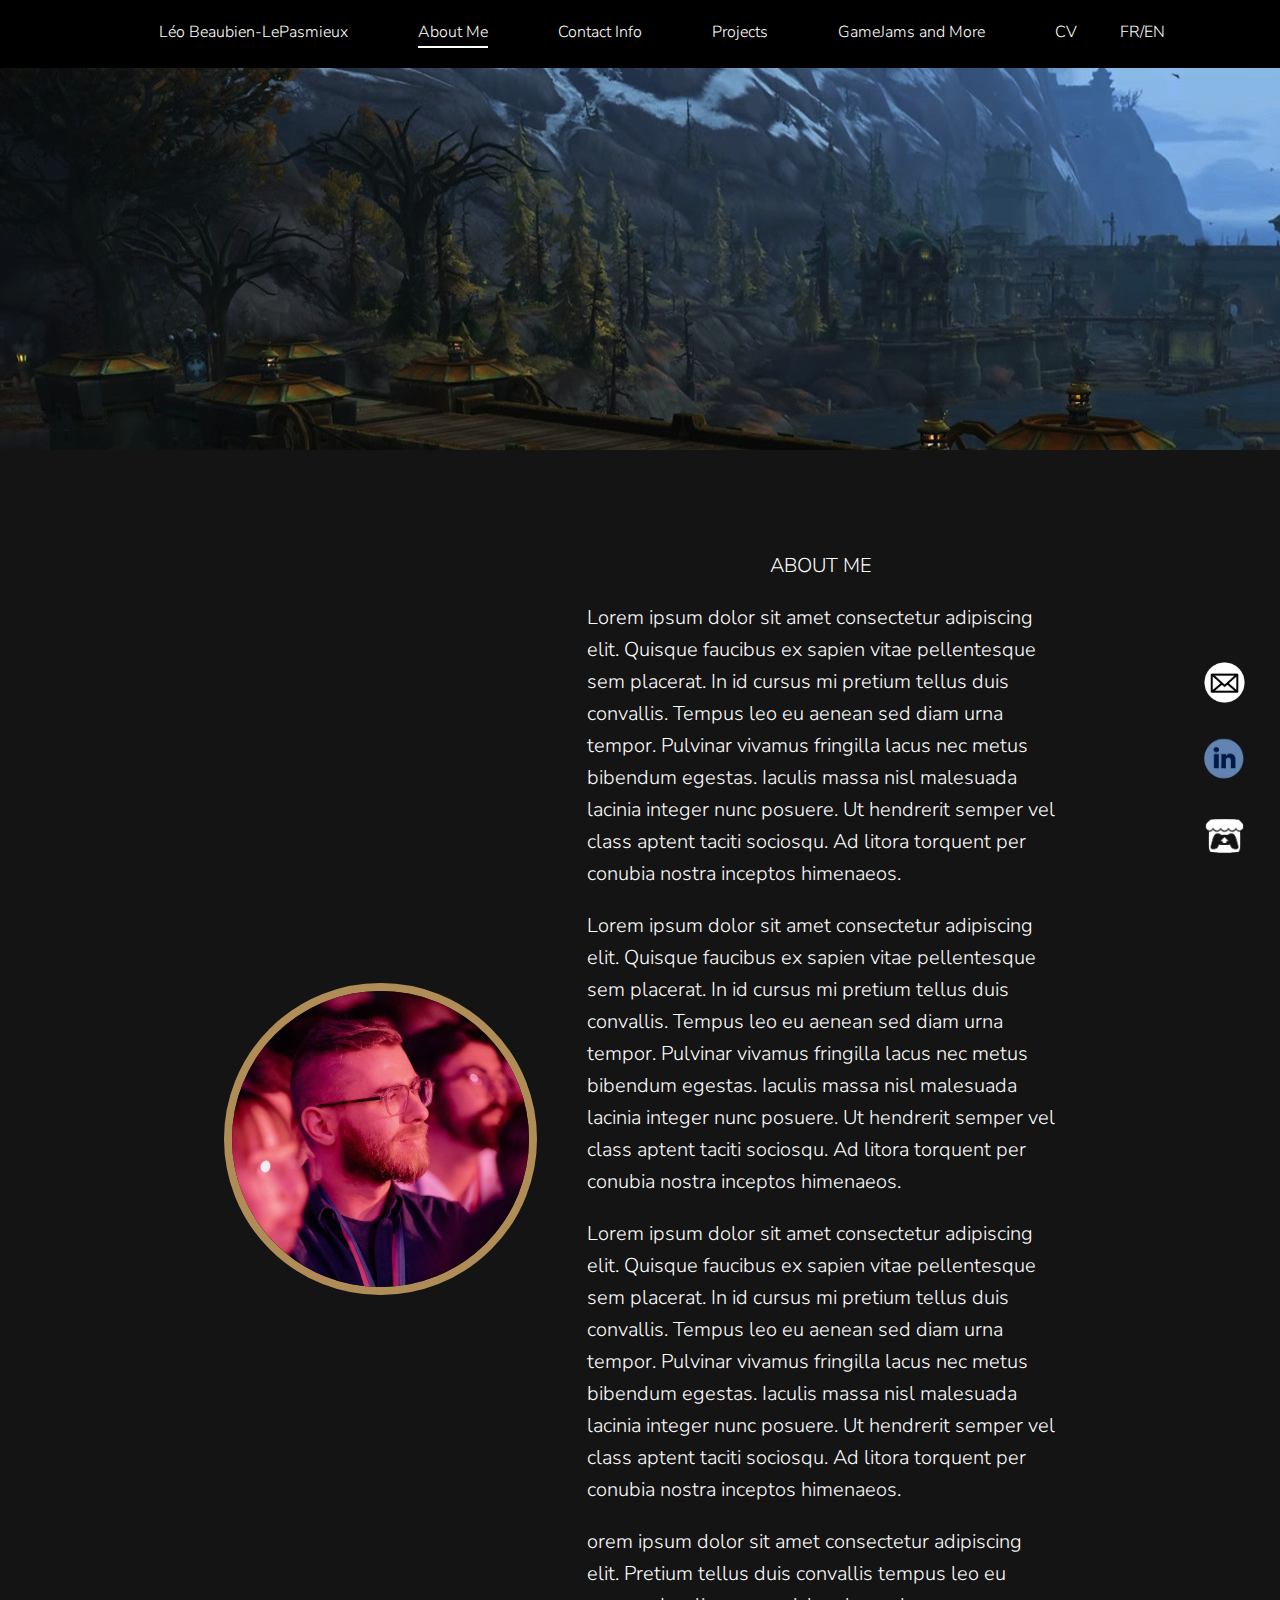
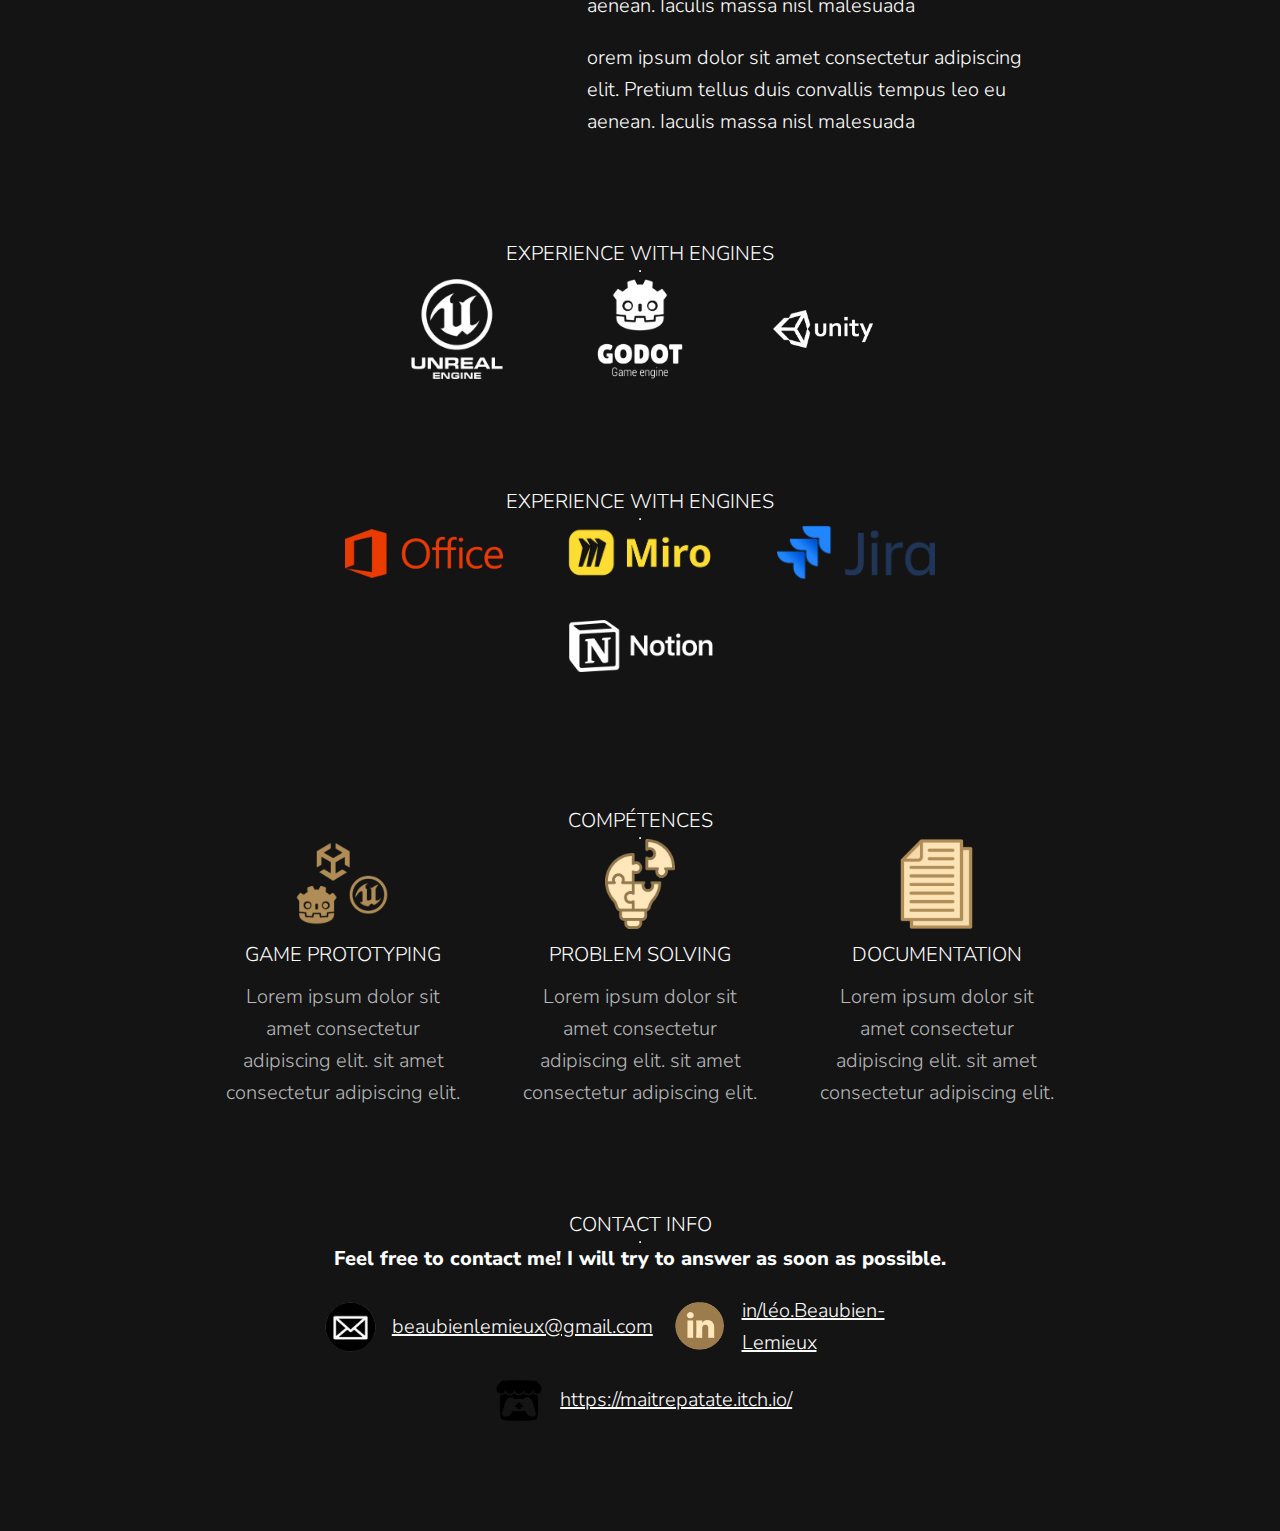
<file: about.html>
<!DOCTYPE html>
<html lang="fr">
<head>
  <meta charset="UTF-8" />
  <meta name="viewport" content="width=device-width, initial-scale=1.0"/>
  <title>Portfolio Léo</title>
  <link href="https://fonts.googleapis.com/css2?family=Nunito+Sans:wght@300&display=swap" rel="stylesheet">
  <link href="https://fonts.googleapis.com/css2?family=Roboto:wght@300;400;700&display=swap" rel="stylesheet">

  <link rel="stylesheet" href="CSS/style.css" />
  <link rel="stylesheet" href="CSS/header.css" />
  <link rel="stylesheet" href="CSS/about.css" />
</head>






<!--------------------------------------------------- Debut du Header --------------------------------------------------->

<body id="top">

<div id="navbar"></div>

<script>
  fetch("nav.html")
    .then(res => res.text())
    .then(html => {
      document.getElementById("navbar").innerHTML = html;
      document.getElementById("nav-btn-about").classList.add("active");

    });
</script>

<!-- Contact Infos -->
<div id="contact_btns"></div>

<script>
  fetch("contact_btns.html")
    .then(res => res.text())
    .then(html => {
      document.getElementById("contact_btns").innerHTML = html;

    });
</script>

<!--------------------------------------------------- Fin du Header --------------------------------------------------->






<div style="width: 100%; height: 50vh; background-image: url('Images/bg_about.png');">  
</div>

<div class="vbox_center me_global">

  <div class="vbox_center me_section">

    <!-- Photo + About Me text section -->
    <div class="hbox_center me_about_me">

      <!-- Photo -->
      <div class="me_about_pfp">
        <img src="Images/about_pfp.png">
      </div>

      <!-- About Me text -->
      <div class="vbox_center me_about_text">
        <div class="me_title">
          <p>ABOUT ME</p>
        </div>

        <div class="vbox me_about_text_content">
          <p>Lorem ipsum dolor sit amet consectetur adipiscing elit. Quisque faucibus ex sapien vitae pellentesque sem placerat. In id cursus mi pretium tellus duis convallis. Tempus leo eu aenean sed diam urna tempor. Pulvinar vivamus fringilla lacus nec metus bibendum egestas. Iaculis massa nisl malesuada lacinia integer nunc posuere. Ut hendrerit semper vel class aptent taciti sociosqu. Ad litora torquent per conubia nostra inceptos himenaeos.</p>
          <p>Lorem ipsum dolor sit amet consectetur adipiscing elit. Quisque faucibus ex sapien vitae pellentesque sem placerat. In id cursus mi pretium tellus duis convallis. Tempus leo eu aenean sed diam urna tempor. Pulvinar vivamus fringilla lacus nec metus bibendum egestas. Iaculis massa nisl malesuada lacinia integer nunc posuere. Ut hendrerit semper vel class aptent taciti sociosqu. Ad litora torquent per conubia nostra inceptos himenaeos.</p>
          <p>Lorem ipsum dolor sit amet consectetur adipiscing elit. Quisque faucibus ex sapien vitae pellentesque sem placerat. In id cursus mi pretium tellus duis convallis. Tempus leo eu aenean sed diam urna tempor. Pulvinar vivamus fringilla lacus nec metus bibendum egestas. Iaculis massa nisl malesuada lacinia integer nunc posuere. Ut hendrerit semper vel class aptent taciti sociosqu. Ad litora torquent per conubia nostra inceptos himenaeos.</p>
          <p>orem ipsum dolor sit amet consectetur adipiscing elit. Pretium tellus duis convallis tempus leo eu aenean. Iaculis massa nisl malesuada</p>
          <p>orem ipsum dolor sit amet consectetur adipiscing elit. Pretium tellus duis convallis tempus leo eu aenean. Iaculis massa nisl malesuada</p>
      
        </div>

      </div>
    </div>


    <!-- Engines -->
    <div class="vbox_center me_engines" >
        <!-- Engines title -->
        <div class="me_title">
          <p>EXPERIENCE WITH ENGINES</p>
        </div>

        <hr class="me_line">

        <!-- Engines logos -->
        <div class="hbox_center me_engines_logos">
          <img src="Images/about_logo_unreal.png">
          <img src="Images/about_logo_godot.png">
          <img src="Images/about_logo_unity.png">
        </div>
    </div>



    <!-- Tools -->
    <div class="vbox_center me_tools" >
        <!-- Tools title -->
        <div class="me_title">
          <p>EXPERIENCE WITH ENGINES</p>
        </div>

        <hr class="me_line">

        <!-- Tools logos -->
        <div class="vbox_center">
          <div class="hbox_center me_tools_logos">
            <img src="Images/about_logo_office.png">
            <img src="Images/about_logo_miro.png">
            <img src="Images/about_logo_jira.png">
          </div>
          <div class="hbox_center me_tools_logos">
            <img src="Images/about_logo_notion.png" style="filter: invert(100%);">

          </div>
        </div>
    </div>

    <!-- Competences -->
    <div class="vbox_center me_competences" >
        <!-- Competences title -->
        <div class="me_title">
          <p>COMPÉTENCES</p>
        </div>

        <hr class="me_line">

        <!-- Competences list -->
        <div class="hbox_center me_competences_list">
          <!-- Engines -->
          <div class="vbox_center me_competences_list_item">
            <img src="Images/about_logo_engines.png">

            <p class="me_competences_list_item_title">GAME PROTOTYPING</p>
            <p class="me_competences_list_item_text">Lorem ipsum dolor sit amet consectetur adipiscing elit.  sit amet consectetur adipiscing elit.</p>
          </div>
          
          <!-- Problems -->
          <div class="vbox_center me_competences_list_item">
            <img src="Images/about_logo_problems.png">

            <p class="me_competences_list_item_title">PROBLEM SOLVING</p>
            <p class="me_competences_list_item_text">Lorem ipsum dolor sit amet consectetur adipiscing elit.  sit amet consectetur adipiscing elit.</p>
          </div>
          
          <!-- Documentation -->
          <div class="vbox_center me_competences_list_item">
            <img src="Images/about_logo_documentation.png">

            <p class="me_competences_list_item_title">DOCUMENTATION</p>
            <p class="me_competences_list_item_text">Lorem ipsum dolor sit amet consectetur adipiscing elit.  sit amet consectetur adipiscing elit.</p>
          </div>
        </div>
    </div>

    <!-- Contact info -->
    <div id="contact" class="vbox_center me_contact" >
        <!-- Contact title -->
        <div class="me_title">
          <p>CONTACT INFO</p>
        </div>

        <hr class="me_line">

        <!-- Free -->
        <p class="me_contact_text">Feel free to contact me! I will try to answer as soon as possible.</p>

        <!-- Links -->
        <div class="vbox_center me_contact_infos">

          <div class="hbox_center me_contact_links">
            <!-- Mail -->
            <div class="hbox_center me_contact_links_item">
              <img src="Images/logo_email.png">
              <a href="mailto:beaubienlemieux@gmail.com">beaubienlemieux@gmail.com</a>
            </div>
            <!-- LinkedIn -->
            <div class="hbox_center me_contact_links_item">
              <img src="Images/logo_linked.png">
              <a href="https://www.linkedin.com/in/l%C3%A9o-beaubien-lemieux-0b0232347/?originalSubdomain=ca" target="_blank">in/léo.Beaubien-Lemieux</a>
            </div>
          </div>

          <div class="hbox_center me_contact_links_item">
            <img src="Images/logo_itchio.png">
            <a href="https://maitrepatate.itch.io/" target="_blank">https://maitrepatate.itch.io/</a>
          </div>


        </div>



    </div>

  </div>

</div>



<!---------------------- Scripts -------------------------->




<!--==================== Scripts ========================-->
</body>
</html>
</file>
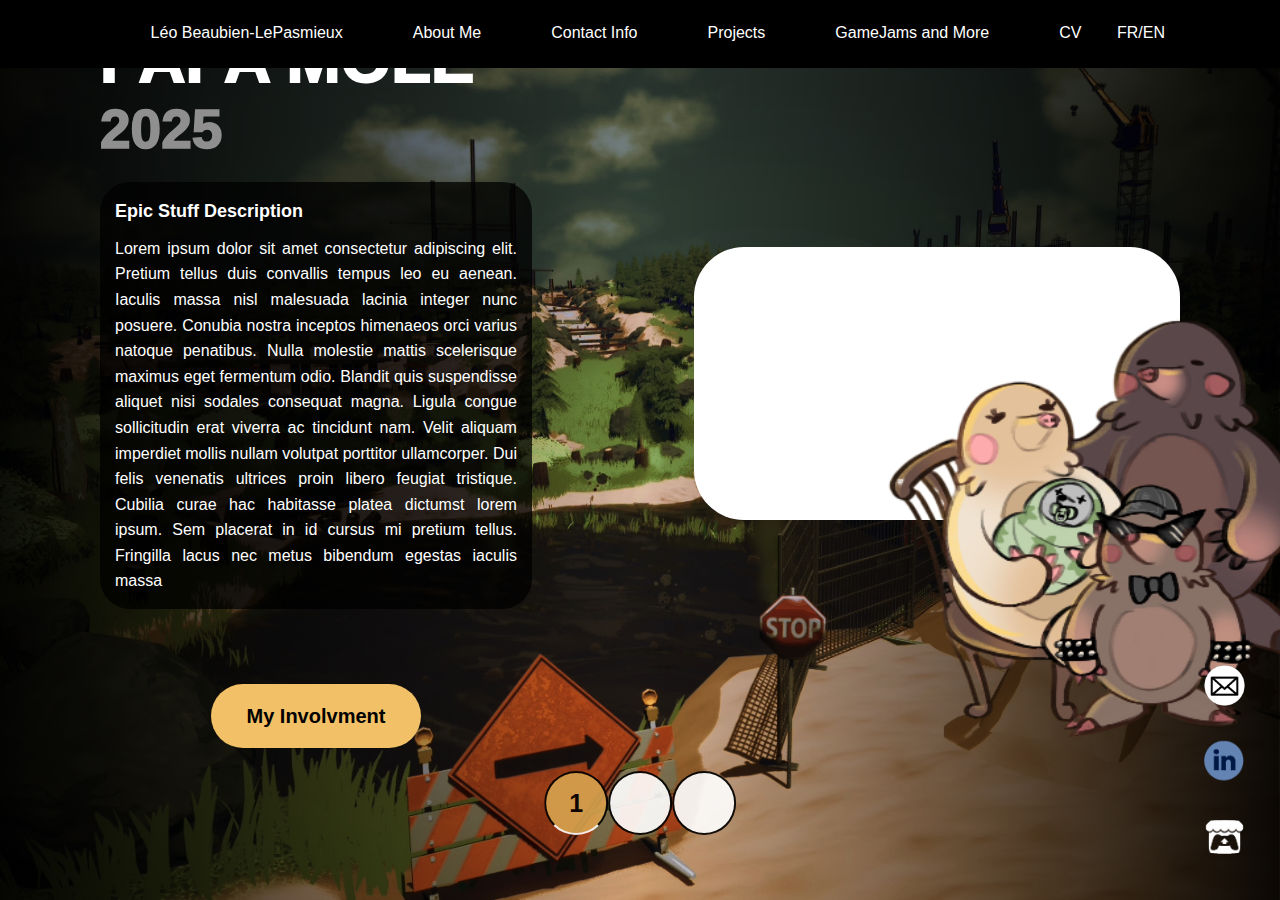
<file: enemy-design.html>
<!DOCTYPE html>
<html lang="fr" style="  height: 100%;
  margin: 0;
  padding: 0;">
<head>
  <meta charset="UTF-8" />
  <meta name="viewport" content="width=device-width, initial-scale=1.0"/>
  <title>Portfolio Léo</title>
  <link href="https://fonts.googleapis.com/css2?family=Noto+Sans&display=swap" rel="stylesheet">

  <link rel="stylesheet" href="CSS/style.css" />
  <link rel="stylesheet" href="CSS/header.css" />
  <link rel="stylesheet" href="CSS/carousel.css" />
</head>






<!--------------------------------------------------- Debut du Header --------------------------------------------------->

<body id="top" style="background-color: black;">

<div id="navbar"></div>

<script>
  fetch("nav.html")
    .then(res => res.text())
    .then(html => {
      document.getElementById("navbar").innerHTML = html;
      document.getElementById("nav-btn-enemy").classList.add("active");

    });
</script>


<!-- Contact Infos -->
<div id="contact_btns"></div>

<script>
  fetch("contact_btns.html")
    .then(res => res.text())
    .then(html => {
      document.getElementById("contact_btns").innerHTML = html;

    });
</script>

<!--------------------------------------------------- Fin du Header --------------------------------------------------->

<!-- <div class="bgImage" style="background-image: url('Images/bg_papamole.png');"></div> -->



<div class="vbox_center">


  <div class="carousel-wrapper">
    <div class="carousel-track" id="carousel-track">
      <!-- Item 1 -->
      <div class="carousel-item"> 
        <div class="carousel-item-container"
          style="background-image:
            linear-gradient(0.25turn, rgba(0, 0, 0, 0.925),rgba(0, 0, 0, 0),rgba(0, 0, 0, 0.938)), 
            url('Images/bg_papamole.png');
            ">
          
          <div class="carousel-hbox">
            <div class="vbox" style="width: 40%;">
              <div class="carousel-title">
                <p>PAPA MOLE</p>
              </div>
              <div class="carousel-date">
                <p>2025</p>
              </div>
              <div class="carousel-description">
                <p class="carousel-description-title">Epic Stuff Description</p>
                <p>Lorem ipsum dolor sit amet consectetur adipiscing elit. Pretium tellus duis convallis tempus leo eu aenean. Iaculis massa nisl malesuada lacinia integer nunc posuere. Conubia nostra inceptos himenaeos orci varius natoque penatibus. Nulla molestie mattis scelerisque maximus eget fermentum odio. Blandit quis suspendisse aliquet nisi sodales consequat magna. Ligula congue sollicitudin erat viverra ac tincidunt nam. Velit aliquam imperdiet mollis nullam volutpat porttitor ullamcorper. Dui felis venenatis ultrices proin libero feugiat tristique. Cubilia curae hac habitasse platea dictumst lorem ipsum. Sem placerat in id cursus mi pretium tellus. Fringilla lacus nec metus bibendum egestas iaculis massa</p>
              </div>
              <button onclick="document.location='todo.html'" class="carousel-button">My Involvment</button>
            </div>
            <div class="video_presentation">
              <div class="over_image">
                <img src="Images/over_papamole.png">
              </div>

              <video autoplay muted loop class="video_carousel">
                <!-- <source src="videos/video_2.mp4" type="video/mp4"> -->
              </video>
            </div>
          </div>

        </div>

      </div>

      



    </div>



    <!-- Navigation -->
    <div class="carousel-nav">
      <button class="nav-btn active" onclick="showSlide(0)">1</button>
      <button class="nav-btn" onclick="showSlide(1)">2</button>
      <button class="nav-btn" onclick="showSlide(2)">3</button>
    </div>



  </div>
</div>
  


<!---------------------- Scripts -------------------------->
<!-- <script>
  let currentSlide = 0;

  function showSlide(index) {
    const track = document.getElementById('carousel-track');
    const buttons = document.querySelectorAll('.nav-btn');
    const totalSlides = document.querySelectorAll('.carousel-item').length;

    if (index < 0) index = 0;
    if (index >= totalSlides) index = totalSlides - 1;

    track.style.transform = `translateX(-${index * 100}%)`;
    currentSlide = index;

    buttons.forEach((btn, i) => {
      btn.classList.toggle('active', i === index);
    });
  }

  // Ajout du défilement à la molette
  document.getElementById('carousel-track').addEventListener('wheel', function(e) {
    e.preventDefault(); // Empêche le scroll vertical de la page
    if (e.deltaY > 0) {
      showSlide(currentSlide + 1); // Molette vers le bas → slide suivant
    } else {
      showSlide(currentSlide - 1); // Molette vers le haut → slide précédent
    }
  });



</script> -->

<!--==================== Scripts ========================-->
</body>
</html>
</file>
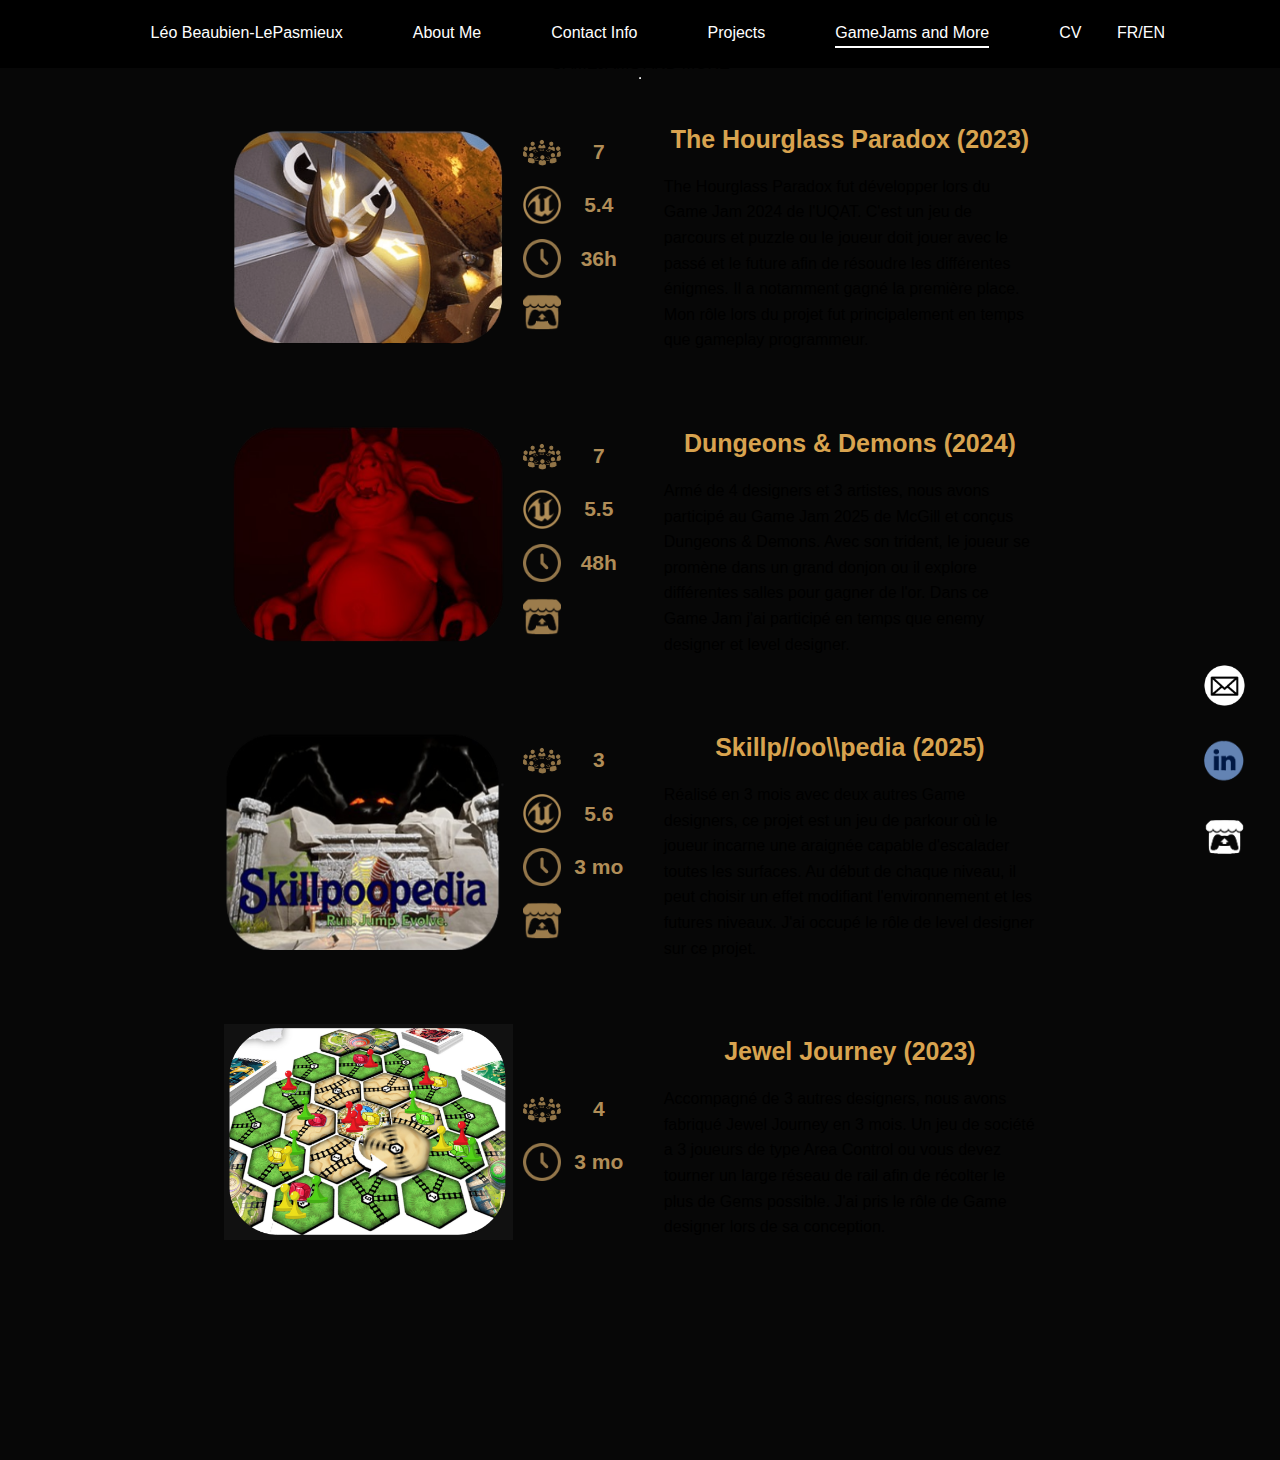
<file: gamejams.html>
<!DOCTYPE html>
<html lang="fr">
<head>
  <meta charset="UTF-8" />
  <meta name="viewport" content="width=device-width, initial-scale=1.0"/>
  <title>Portfolio Léo</title>
  <link href="https://fonts.googleapis.com/css2?family=Noto+Sans&display=swap" rel="stylesheet">

  <link rel="stylesheet" href="CSS/style.css" />
  <link rel="stylesheet" href="CSS/header.css" />
  <link rel="stylesheet" href="CSS/gamejams.css" />
</head>







<!--------------------------------------------------- Debut du Header --------------------------------------------------->

<body id="top" style="background-color: rgb(7, 7, 7);">

<div id="navbar"></div>

<script>
  fetch("nav.html")
    .then(res => res.text())
    .then(html => {
      document.getElementById("navbar").innerHTML = html;
      document.getElementById("nav-btn-gamejams").classList.add("active");

    });
</script>


<!-- Contact Infos -->
<div id="contact_btns"></div>

<script>
  fetch("contact_btns.html")
    .then(res => res.text())
    .then(html => {
      document.getElementById("contact_btns").innerHTML = html;

    });
</script>

<!--------------------------------------------------- Fin du Header --------------------------------------------------->

<br>
<br>
<div class="vbox_center">
  <!-- Title -->
  <div class="title">
    <p>GAMEJAMS AND MORE</p>
  </div>

  <hr class="divider">


  <!-- GameJams list -->
  <div class="vbox_center gj_list">
    <!-- The Hourglass Paradox (2023) -->
     <div class="hbox_center gj_item">
        <!-- Image -->
        <div class="gj_image">
          <img src="Images/gj_hourglass.png">
        </div>
        <!-- Icons -->
        <div class="gj_icons_container">
          <div class="vbox gj_icons">
            <!-- Group -->
            <div class="hbox_center gj_icon_value">
              <img class="gj_icon" src="Images/icon_group.png">
              <p class="gj_value">7</p>
            </div>
            <!-- Version -->
            <div class="hbox_center gj_icon_value">
              <img class="gj_icon" src="Images/icon_unreal.png">
              <p class="gj_value">5.4</p>
            </div>
            <!-- Time -->
            <div class="hbox_center gj_icon_value">
              <img class="gj_icon" src="Images/icon_clock.png">
              <p class="gj_value">36h</p>
            </div>
            <!-- Ichio -->
            <div class="hbox_center gj_icon_value">
              <a href="https://hasufel.itch.io/the-hourglass-paradox" target="_blank">
                <img class="gj_icon" src="Images/icon_itchio.png">
              </a>
              <p class="gj_value"></p>
            </div>
          </div>
        </div>
        <!-- Description --> 
        <div class=" gj_desc_container">
          <div class="vbox_center gj_desc">
            <div class="gj_desc_title">The Hourglass Paradox (2023)</div>
            <p class="content_text">The Hourglass Paradox fut développer lors du <span class="content_text_highlight">Game Jam 2024 de l'UQAT.</span> 
              C'est un jeu de parcours et puzzle ou le joueur doit jouer avec le passé et le future afin de résoudre les différentes énigmes. 
              Il a notamment <span class="content_text_highlight">gagné la première place.</span> 
              Mon rôle lors du projet fut principalement en temps que <span class="content_text_highlight">gameplay programmeur.</span></p>
          </div>

        </div>
     </div>
     
    <!-- Dungeons & Demons (2024) -->
     <div class="hbox_center gj_item">
        <!-- Image -->
        <div class="gj_image">
          <img src="Images/gj_dnd.png">
        </div>
        <!-- Icons -->
        <div class="gj_icons_container">
          <div class="vbox gj_icons">
            <!-- Group -->
            <div class="hbox_center gj_icon_value">
              <img class="gj_icon" src="Images/icon_group.png">
              <p class="gj_value">7</p>
            </div>
            <!-- Version -->
            <div class="hbox_center gj_icon_value">
              <img class="gj_icon" src="Images/icon_unreal.png">
              <p class="gj_value">5.5</p>
            </div>
            <!-- Time -->
            <div class="hbox_center gj_icon_value">
              <img class="gj_icon" src="Images/icon_clock.png">
              <p class="gj_value">48h</p>
            </div>
            <!-- Ichio -->
            <div class="hbox_center gj_icon_value">
              <a href="https://leajalbertgonzalez.itch.io/dungeon-demons" target="_blank">
                <img class="gj_icon" src="Images/icon_itchio.png">
              </a>
              <p class="gj_value"></p>
            </div>
          </div>
        </div>
        <!-- Description --> 
        <div class=" gj_desc_container">
          <div class="vbox_center gj_desc">
            <div class="gj_desc_title">Dungeons & Demons (2024)</div>
            <p class="content_text">Armé de 4 designers et 3 artistes, nous avons participé au <span class="content_text_highlight">Game Jam 2025 de McGill</span> 
              et conçus Dungeons & Demons. Avec son trident, le joueur se promène dans un grand donjon ou il explore différentes salles pour gagner de l'or. 
              Dans ce Game Jam j'ai participé en temps que <span class="content_text_highlight">enemy designer et level designer.</span></p>
          </div>

        </div>
     </div>
     
    <!-- Skillp//oo\\pedia (2025) -->
     <div class="hbox_center gj_item">
        <!-- Image -->
        <div class="gj_image">
          <img src="Images/gj_skillpoopedia.png">
        </div>
        <!-- Icons -->
        <div class="gj_icons_container">
          <div class="vbox gj_icons">
            <!-- Group -->
            <div class="hbox_center gj_icon_value">
              <img class="gj_icon" src="Images/icon_group.png">
              <p class="gj_value">3</p>
            </div>
            <!-- Version -->
            <div class="hbox_center gj_icon_value">
              <img class="gj_icon" src="Images/icon_unreal.png">
              <p class="gj_value">5.6</p>
            </div>
            <!-- Time -->
            <div class="hbox_center gj_icon_value">
              <img class="gj_icon" src="Images/icon_clock.png">
              <p class="gj_value">3 mo</p>
            </div>
            <!-- Ichio -->
            <div class="hbox_center gj_icon_value">
              <a href="https://maitrepatate.itch.io/skillpoopedia" target="_blank">
                <img class="gj_icon" src="Images/icon_itchio.png">
              </a>
              <p class="gj_value"></p>
            </div>
          </div>
        </div>
        <!-- Description --> 
        <div class=" gj_desc_container">
          <div class="vbox_center gj_desc">
            <div class="gj_desc_title">Skillp//oo\\pedia (2025)</div>
            <p class="content_text">Réalisé en 3 mois avec deux autres Game designers, ce projet est un jeu de parkour où le joueur incarne une araignée capable d'escalader toutes les surfaces. 
              Au début de chaque niveau, il peut choisir un effet modifiant l'environnement et les futures niveaux. 
              J'ai occupé <span class="content_text_highlight">le rôle de level designer</span> sur ce projet. </p>
          </div>

        </div>
     </div>
     
    <!-- Jewel Journey (2023) -->
     <div class="hbox_center gj_item">
        <!-- Image -->
        <div class="gj_image">
          <img src="Images/gj_joweljourney.png">
        </div>
        <!-- Icons -->
        <div class="gj_icons_container">
          <div class="vbox gj_icons">
            <!-- Group -->
            <div class="hbox_center gj_icon_value">
              <img class="gj_icon" src="Images/icon_group.png">
              <p class="gj_value">4</p>
            </div>
            <!-- Time -->
            <div class="hbox_center gj_icon_value">
              <img class="gj_icon" src="Images/icon_clock.png">
              <p class="gj_value">3 mo</p>
            </div>
          </div>
        </div>
        <!-- Description --> 
        <div class=" gj_desc_container">
          <div class="vbox_center gj_desc">
            <div class="gj_desc_title">Jewel Journey (2023)</div>
            <p class="content_text">Accompagné de 3 autres designers, nous avons fabriqué Jewel Journey en 3 mois. Un jeu de société a 3 joueurs de type Area Control 
              ou vous devez tourner un large réseau de rail afin de récolter le plus de Gems possible. 
              J'ai pris le rôle de <span class="content_text_highlight">Game designer</span> lors de sa conception. </p>
          </div>

        </div>
     </div>

  </div>

</div>



<!---------------------- Scripts -------------------------->




<!--==================== Scripts ========================-->
</body>
</html>
</file>
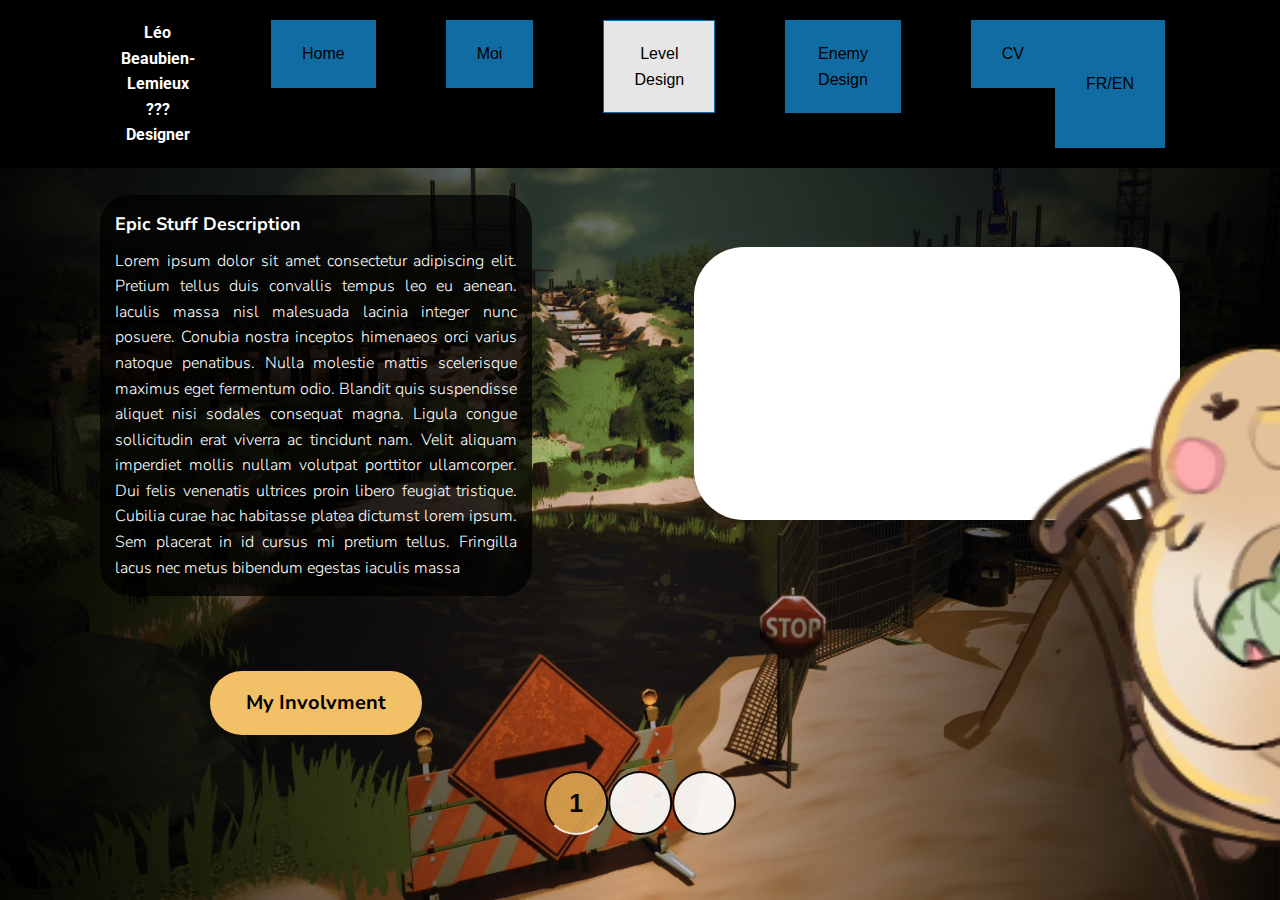
<file: level-design.html>
<!DOCTYPE html>
<html lang="fr" style="  height: 100%;
  margin: 0;
  padding: 0;">
<head>
  <meta charset="UTF-8" />
  <meta name="viewport" content="width=device-width, initial-scale=1.0"/>
  <title>Portfolio Léo</title>
  <link href="https://fonts.googleapis.com/css2?family=Nunito+Sans:wght@300&display=swap" rel="stylesheet">
  <link href="https://fonts.googleapis.com/css2?family=Roboto:wght@300;400;700&display=swap" rel="stylesheet">

  <link rel="stylesheet" href="CSS/style.css" />
  <link rel="stylesheet" href="CSS/header.css" />
  <link rel="stylesheet" href="CSS/carousel.css" />
</head>






<!--------------------------------------------------- Debut du Header --------------------------------------------------->

<body id="top" style="background-color: black;">

<header>
  <nav style="width: 100%; justify-content: space-between; ">
    <div class="hbox" style="gap : 70px;">
      
      <div class="vbox_center">
        <p class="titre" style="color: white;">Léo Beaubien-Lemieux</p>
        <p class="titre" style="color: white;">??? Designer</p>

      </div>

      <button onclick="document.location='index.html'">Home</button>
      <button onclick="document.location='todo.html'">Moi</button>
      <button onclick="document.location='level-design.html'" style="background-color: white; color: #000;" disabled>Level Design</button>
      <button onclick="document.location='enemy-design.html'">Enemy Design</button>
      <button onclick="document.location='todo.html'">CV</button>
  
    </div>
    
    <button onclick="document.location='todo.html'">FR/EN</button>

  </nav>
</header>



<!--------------------------------------------------- Fin du Header --------------------------------------------------->

<!-- <div class="bgImage" style="background-image: url('Images/bg_papamole.png');"></div> -->



<div class="vbox_center">


  <div class="carousel-wrapper">
    <div class="carousel-track" id="carousel-track">
      <!-- Item 1 -->
      <div class="carousel-item"> 
        <div class="carousel-item-container"
          style="background-image:
            linear-gradient(0.25turn, rgba(0, 0, 0, 0.925),rgba(0, 0, 0, 0),rgba(0, 0, 0, 0.938)), 
            url('Images/bg_papamole.png');
            ">
          
          <div class="carousel-hbox">
            <div class="vbox" style="width: 40%;">
              <div class="carousel-title">
                <p>PAPA MOLE</p>
              </div>
              <div class="carousel-date">
                <p>2025</p>
              </div>
              <div class="carousel-description">
                <p class="carousel-description-title">Epic Stuff Description</p>
                <p>Lorem ipsum dolor sit amet consectetur adipiscing elit. Pretium tellus duis convallis tempus leo eu aenean. Iaculis massa nisl malesuada lacinia integer nunc posuere. Conubia nostra inceptos himenaeos orci varius natoque penatibus. Nulla molestie mattis scelerisque maximus eget fermentum odio. Blandit quis suspendisse aliquet nisi sodales consequat magna. Ligula congue sollicitudin erat viverra ac tincidunt nam. Velit aliquam imperdiet mollis nullam volutpat porttitor ullamcorper. Dui felis venenatis ultrices proin libero feugiat tristique. Cubilia curae hac habitasse platea dictumst lorem ipsum. Sem placerat in id cursus mi pretium tellus. Fringilla lacus nec metus bibendum egestas iaculis massa</p>
              </div>
              <button onclick="document.location='todo.html'" class="carousel-button">My Involvment</button>
            </div>
            <div class="video_presentation">
              <div class="over_image"style="
                scale: 1.8;
                left: 88%;
                bottom: -330px;
                ">
                <img src="Images/over_papamole.png">
              </div>

              <video autoplay muted loop class="video_carousel">
                <!-- <source src="videos/video_2.mp4" type="video/mp4"> -->
              </video>
            </div>
          </div>

        </div>

      </div>

      <!-- Item 2 -->
      <div class="carousel-item"> 
        <div class="carousel-item-container"
          style="background-image:
            linear-gradient(0.25turn, rgba(0, 0, 0, 0.808),rgba(0, 0, 0, 0),rgba(0, 0, 0, 0.79)), 
            url('Images/bg_debugcity.png');
            ">
          
          <div class="carousel-hbox">
            <div class="vbox" style="width: 40%;">
              <div class="carousel-title">
                <p>DEBUG CITY</p>
              </div>
              <div class="carousel-date">
                <p>2025</p>
              </div>
              <div class="carousel-description">
                <p class="carousel-description-title">Epic Stuff Description</p>
                <p>Lorem ipsum dolor sit amet consectetur adipiscing elit. Pretium tellus duis convallis tempus leo eu aenean. Iaculis massa nisl malesuada lacinia integer nunc posuere. Conubia nostra inceptos himenaeos orci varius natoque penatibus. Nulla molestie mattis scelerisque maximus eget fermentum odio. Blandit quis suspendisse aliquet nisi sodales consequat magna. Ligula congue sollicitudin erat viverra ac tincidunt nam. Velit aliquam imperdiet mollis nullam volutpat porttitor ullamcorper. Dui felis venenatis ultrices proin libero feugiat tristique. Cubilia curae hac habitasse platea dictumst lorem ipsum. Sem placerat in id cursus mi pretium tellus. Fringilla lacus nec metus bibendum egestas iaculis massa</p>
              </div>
              <button onclick="document.location='todo.html'" class="carousel-button">My Involvment</button>
            </div>
            <div class="video_presentation">
              <div class="over_image"style="
                scale: 1.3;
                left: 85%;
                bottom: -460px;
                ">
                <img src="Images/over_debugcity.png">
              </div>

              <video autoplay muted loop class="video_carousel">
                <!-- <source src="videos/video_2.mp4" type="video/mp4"> -->
              </video>
            </div>
          </div>

        </div>

      </div>

      <!-- Item 3 -->
      <div class="carousel-item"> 
        <div class="carousel-item-container"
          style="background-image:
            linear-gradient(0.25turn, rgba(0, 0, 0, 0.808),rgba(0, 0, 0, 0),rgba(0, 0, 0, 0.79)), 
            url('Images/bg_eldenboat.png');
            ">
          
          <div class="carousel-hbox">
            <div class="vbox" style="width: 40%;">
              <div class="carousel-title">
                <p>ELDEN BOAT</p>
              </div>
              <div class="carousel-date">
                <p>2024</p>
              </div>
              <div class="carousel-description">
                <p class="carousel-description-title">Epic Stuff Description</p>
                <p>Lorem ipsum dolor sit amet consectetur adipiscing elit. Pretium tellus duis convallis tempus leo eu aenean. Iaculis massa nisl malesuada lacinia integer nunc posuere. Conubia nostra inceptos himenaeos orci varius natoque penatibus. Nulla molestie mattis scelerisque maximus eget fermentum odio. Blandit quis suspendisse aliquet nisi sodales consequat magna. Ligula congue sollicitudin erat viverra ac tincidunt nam. Velit aliquam imperdiet mollis nullam volutpat porttitor ullamcorper. Dui felis venenatis ultrices proin libero feugiat tristique. Cubilia curae hac habitasse platea dictumst lorem ipsum. Sem placerat in id cursus mi pretium tellus. Fringilla lacus nec metus bibendum egestas iaculis massa</p>
              </div>
              <button onclick="document.location='todo.html'" class="carousel-button">My Involvment</button>
            </div>
            <div class="video_presentation">
              <div class="over_image"style="
                scale: 1.2;
                left: 75%;
                bottom: -380px;
                ">
                <img src="Images/over_eldenboat.png">
              </div>

              <video autoplay muted loop class="video_carousel">
                <!-- <source src="videos/video_2.mp4" type="video/mp4"> -->
              </video>
            </div>
          </div>

        </div>

      </div>



    </div>



  <!-- Navigation -->
  <div class="carousel-nav">
    <button class="nav-btn active" onclick="showSlide(0)">1</button>
    <button class="nav-btn" onclick="showSlide(1)">2</button>
    <button class="nav-btn" onclick="showSlide(2)">3</button>
  </div>



  </div>
</div>
  


<!---------------------- Scripts -------------------------->
<script>
  let currentSlide = 0;

  function showSlide(index) {
    const track = document.getElementById('carousel-track');
    const buttons = document.querySelectorAll('.nav-btn');
    const totalSlides = document.querySelectorAll('.carousel-item').length;

    if (index < 0) index = 0;
    if (index >= totalSlides) index = totalSlides - 1;

    track.style.transform = `translateX(-${index * 100}%)`;
    currentSlide = index;

    buttons.forEach((btn, i) => {
      btn.classList.toggle('active', i === index);
    });
  }

  // Ajout du défilement à la molette
  document.getElementById('carousel-track').addEventListener('wheel', function(e) {
    e.preventDefault(); // Empêche le scroll vertical de la page
    if (e.deltaY > 0) {
      showSlide(currentSlide + 1); // Molette vers le bas → slide suivant
    } else {
      showSlide(currentSlide - 1); // Molette vers le haut → slide précédent
    }
  });

    // Ajout du défilement à la molette
  document.getElementById('carousel-nav').addEventListener('wheel', function(e) {
    e.preventDefault(); // Empêche le scroll vertical de la page
    if (e.deltaY > 0) {
      showSlide(currentSlide + 1); // Molette vers le bas → slide suivant
    } else {
      showSlide(currentSlide - 1); // Molette vers le haut → slide précédent
    }
  });


</script>

<!--==================== Scripts ========================-->
</body>
</html>
</file>
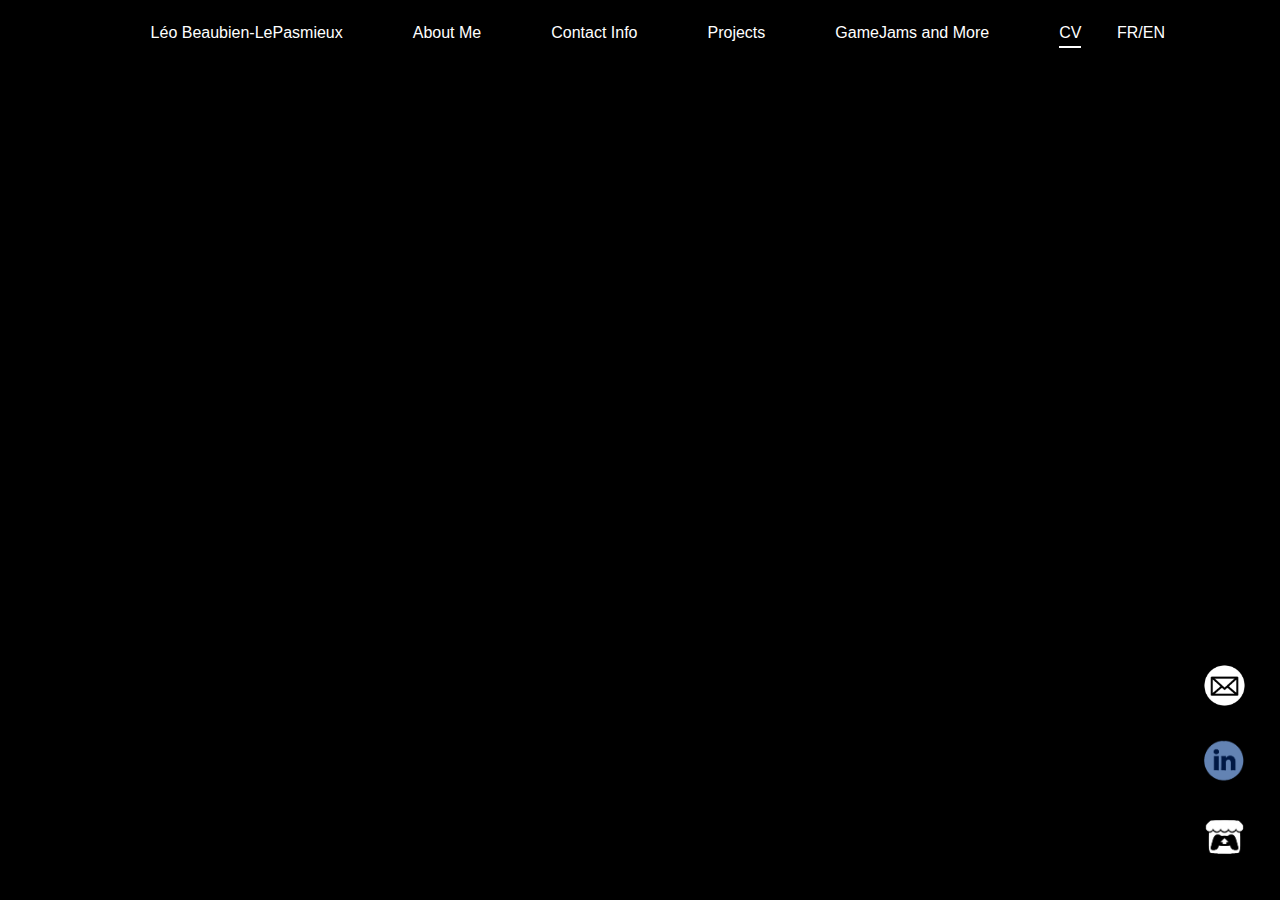
<file: pdf.html>
<!DOCTYPE html>
<html lang="fr">
<head>
  <meta charset="UTF-8" />
  <meta name="viewport" content="width=device-width, initial-scale=1.0"/>
  <title>Portfolio Léo</title>
  <link href="https://fonts.googleapis.com/css2?family=Noto+Sans&display=swap" rel="stylesheet">

  <link rel="stylesheet" href="CSS/style.css" />
  <link rel="stylesheet" href="CSS/header.css" />
  <link rel="stylesheet" href="CSS/pdf.css" />
</head>







<!--------------------------------------------------- Debut du Header --------------------------------------------------->

<body id="top" style="background-color: rgb(0, 0, 0);">

<div id="navbar"></div>

<script>
  fetch("nav.html")
    .then(res => res.text())
    .then(html => {
      document.getElementById("navbar").innerHTML = html;
      document.getElementById("nav-btn-cv").classList.add("active");

    });
</script>


<!-- Contact Infos -->
<div id="contact_btns"></div>

<script>
  fetch("contact_btns.html")
    .then(res => res.text())
    .then(html => {
      document.getElementById("contact_btns").innerHTML = html;

    });
</script>

<!--------------------------------------------------- Fin du Header --------------------------------------------------->
  <div class="pdf_wrapper">
    <object data="Docs/CV.pdf" type="application/pdf"  class="pdf_object" >
      <p>Votre navigateur ne peut pas afficher le PDF. 
        <a href="Docs/CV.pdf">Télécharger le PDF</a>.</p>
    </object>
  </div>


      <!-- Pop-up : Infos -->
      <!-- <div class="pop_up" style="background-color: blue;">
        <p>TODO SHITS</p>


      </div> -->


<!---------------------- Scripts -------------------------->




<!--==================== Scripts ========================-->
</body>
</html>
</file>
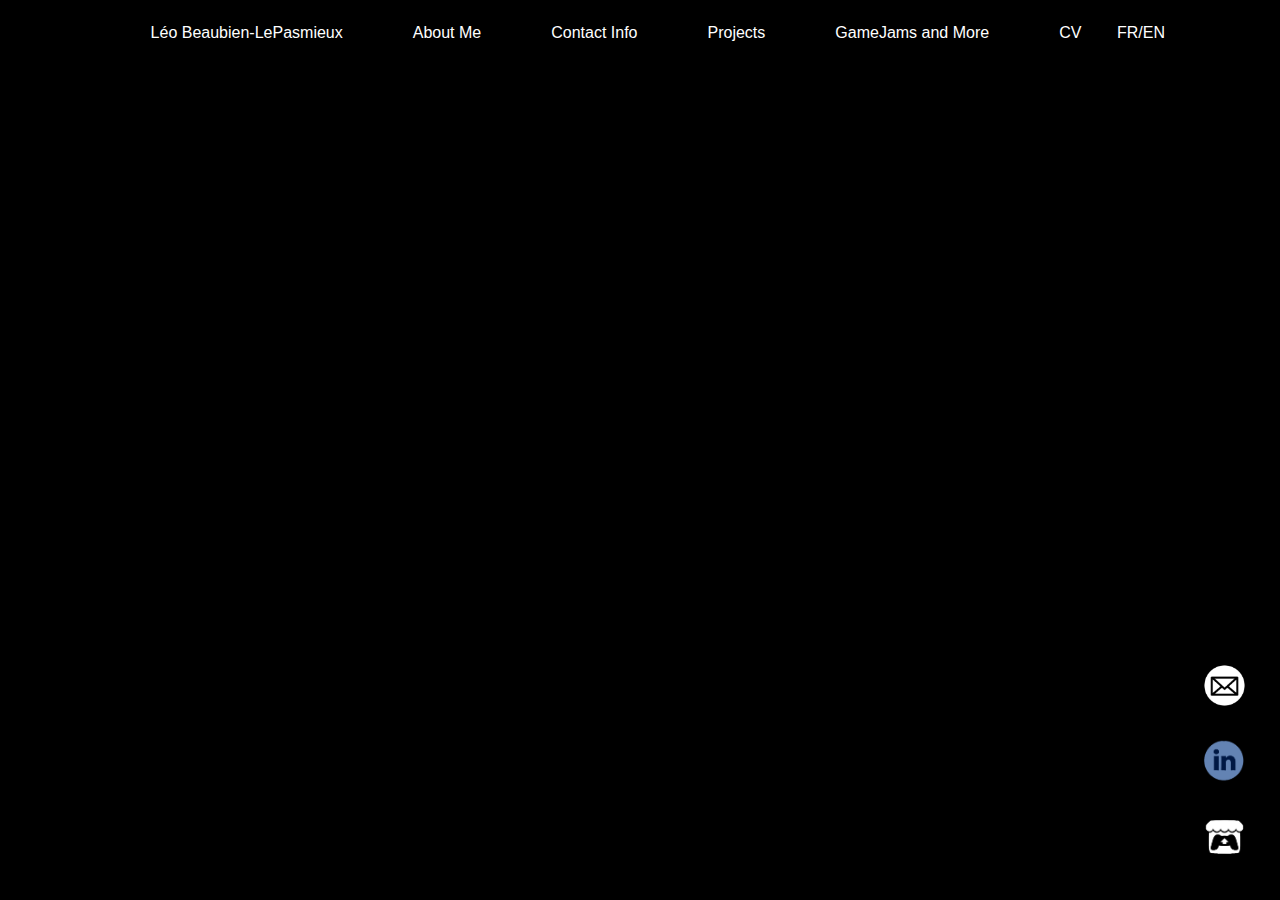
<file: todo.html>
<!DOCTYPE html>
<html lang="fr">
<head>
  <meta charset="UTF-8" />
  <meta name="viewport" content="width=device-width, initial-scale=1.0"/>
  <title>Portfolio Léo</title>
  <link href="https://fonts.googleapis.com/css2?family=Noto+Sans&display=swap" rel="stylesheet">

  <link rel="stylesheet" href="CSS/style.css" />
  <link rel="stylesheet" href="CSS/header.css" />
  <link rel="stylesheet" href="CSS/pdf.css" />
</head>







<!--------------------------------------------------- Debut du Header --------------------------------------------------->

<body id="top" style="background-color: rgb(0, 0, 0);">

<div id="navbar"></div>

<script>
  fetch("nav.html")
    .then(res => res.text())
    .then(html => {
      document.getElementById("navbar").innerHTML = html;
      document.getElementById("nav-btn-gam").classList.add("active");

    });
</script>


<!-- Contact Infos -->
<div id="contact_btns"></div>

<script>
  fetch("contact_btns.html")
    .then(res => res.text())
    .then(html => {
      document.getElementById("contact_btns").innerHTML = html;

    });
</script>

<!--------------------------------------------------- Fin du Header --------------------------------------------------->
  <div class="pdf_wrapper">
    <object data="Docs/CV.pdf" type="application/pdf"  class="pdf_object" >
      <p>Votre navigateur ne peut pas afficher le PDF. 
        <a href="Docs/CV.pdf">Télécharger le PDF</a>.</p>
    </object>
  </div>


      <!-- Pop-up : Infos -->
      <!-- <div class="pop_up" style="background-color: blue;">
        <p>TODO SHITS</p>


      </div> -->


<!---------------------- Scripts -------------------------->




<!--==================== Scripts ========================-->
</body>
</html>
</file>
<file: CSS/style.css>
/* ------------------ Default html ------------------ */
* {
  margin: 0;
  padding: 0;
  box-sizing: border-box;
  line-height: 1.6;
}

html.no-scroll{
  overflow: hidden; /* empêche tout scroll */
}


html {
  scroll-behavior: smooth;
}

body {
  font-family: 'Nunito Sans', sans-serif;
  color: rgb(0, 0, 0);
  font-weight: 300;
  transition: opacity 0.5s ease;
  /* Suppression de min-width: 1000px pour permettre la responsive */
}

/* ------------------ Texts ------------------ */
strong {
  font-weight: bold !important;
}

h1 {
  font-size: 19px;
  font-weight: 650;
  line-height: 1.5;
}

h2 {
  font-size: 23px;
  font-weight: 650;
  line-height: 1.5;
}

h3 {
  font-family: 'Roboto', sans-serif;
  color: black;
  font-weight: bold;
}

a {
  color: inherit;
}

.blue-text {
  color: #1578b6;
  font-family: 'Roboto', sans-serif;
  font-weight: bold;
  font-size: 42px;
}

.titre {
  font-family: 'Roboto', sans-serif;
  color: black;
  font-weight: bold;
}

.big {
  font-family: 'Roboto', sans-serif;
  font-size: 30px;
  font-weight: 500;
}

/* ------------------ Containers ------------------ */
.hbox {
  display: flex;
  align-items: start;
  justify-content: start;
}

.hbox_center {
  display: flex;
  align-items: center;
  justify-content: center;
}

.vbox {
  display: flex;
  flex-direction: column; 
  justify-content: space-between;
  align-items: flex-start;
}

.vbox_center {
  display: flex;
  flex-direction: column;
  align-items: center;
  justify-content: center;
}

.image_container {
  display: flex;
  align-items: center;
  justify-content: center;
  overflow: hidden;
}

.image_container_big {
  max-width: 950px;
  min-width: 250px;
  min-height: 416px;
  max-height: 416px;
}

.image_container img {
  object-fit: cover;
  width: 100%;
}

.text_image {
  justify-content: center;
  padding: 50px 10px 60px 10px;
  width: 90%;
}
 
.pop_up {
  display: flex;
  flex-direction: column;
  align-items: center;
  justify-content: center;

  width: 80%;
  height: 600px;
  border: #000 10px solid;
  border-radius: 150px;
  color: #f0f0f0;
  opacity: 0.9;
  background-color: rgb(0, 0, 0);

}




/* ------------------ Buttons ------------------ */

button {
  background-color: #1578b6;
  color: rgb(0, 0, 0);
  border: none;
  padding: 20px 30px;
  cursor: pointer;
  border: #1578b6 1px solid;
  opacity: 0.9;
  /* Amélioration pour mobile */
  min-height: 24px;
  font-size: 16px;
}

button:hover {
  background-color: #000000;
  color: white;
}

button.no-style {
  background-color: white;
  color: black;
  border: none;
  cursor: pointer;
}

button.default-style {
  font-family: sans-serif;
  font-size: 13px;
  padding: 0px 20px;
  border: 1px solid #8b8b8b;
  border-radius: 3px;
  background-color: #f0f0f0;
  color: black;
  cursor: pointer;
  min-height: 25px;
}

button.default-style:hover {
  background-color: #e3e3e3;
}

button.default-style:active {
  background-color: #dcdcdc;
  box-shadow: inset 0 1px 2px rgba(0,0,0,0.2);
}

.hidden-file-input {
  display: none;
}



/* ------------------ Autres ------------------ */

.logo {
  width: 84px;
  height: 233px;
}

.logo img{
  object-fit: cover;
}

.intro {
  color: white;
  max-width: 675px;
  text-align: center;
  padding: 0 20px;
}

.custom-hr {
  width: 60px;
  height: 1px;
  background-color: #000;
  margin: 20px 0;
}

.map {
  min-width: 300px;
  width: 90%;
  min-height: 250px;
  height: 300px;
  border: 0;
}

.bgImage {
  
  background-size: cover;
  background-position: center;
  background-repeat: no-repeat;
  position: fixed;
  top: 0;
  left: 0;
  width: 100%;
  height: 100%;
  z-index: -10;
}



#bgVideo {
  object-fit: cover;
  position: fixed;
  right: 0;
  bottom:  0;
  min-width: 100%;
  min-height: 100%;
  z-index: -100;
  transition: transform 3s ease; /* Animation de zoom */
  transform: scale(4.0); /* Zoom initial */
}

#bgVideo.zoom-out {
  transform: scale(1); /* Taille normale */
}

#content {
  opacity: 0;
  transition: opacity 1s ease;
}
#content.visible {
  opacity: 1;
}



.slide-in-bottom {
  transform: translateY(100%);
  opacity: 0;
  transition: transform 0.8s ease, opacity 0.8s ease;
}
.slide-in-bottom.visible {
  transform: translateY(0);
  opacity: 1;
}

.slide-in-top {
  transform: translateY(-100%);
  opacity: 0;
  transition: transform 0.8s ease, opacity 0.8s ease;
}
.slide-in-top.visible {
  transform: translateY(0);
  opacity: 1;
}

.slide-in-left {
  transform: translateX(-100%);
  opacity: 0;
  transition: transform 0.8s ease, opacity 0.8s ease;
}
.slide-in-left.visible {
  transform: translateX(0);
  opacity: 0.9;
}

.slide-in-right {
  transform: translateX(100%);
  opacity: 0;
  transition: transform 0.8s ease, opacity 0.8s ease;
}
.slide-in-right.visible {
  transform: translateX(0);
  opacity: 0.9;
}

/* Contact Buttons */
.contact_buttons {
  position: fixed;
  width: 4%;
  gap: 20px;
  bottom: 30px;
  right: 30px;
  z-index: 1000;
}

.contact_buttons img {
  width: 100%;
  cursor: pointer;
  height: 100%;
  object-fit: contain;
  filter: invert(100%);
}
</file>
<file: CSS/header.css>
/* ------------------ Header and Navigation ------------------ */

header {
  display: flex;
  flex-direction: column; 
  background-color: #000000;
  position: fixed;
  top: 0;   
  width: 100%;
  min-width: 100%;
  z-index: 1000;

  justify-content: space-between;
  align-items: center;
  padding-left: 65px;
  padding-right: 65px;
  /* border-bottom: rgb(255, 255, 255) 1px solid; */
}



nav {
  display: inline-flex;
  width: auto;
  background-color: #000000;
  text-align: center;
  padding-top: 20px;
  padding-bottom: 20px;
  padding-left: 50px;
  padding-right: 50px;
  z-index: 1000;
}

.nav-btn { 
  background-color: transparent;
  color: white;
  cursor: pointer;      /* change le curseur en main */
  border-bottom: 2px solid transparent; /* ligne invisible au départ */
}

.nav-btn:hover {
  border-bottom: 2px solid white; /* ligne blanche au hover */
}

.nav-btn.active {
  cursor: default;             /* plus de main au survol */
  pointer-events: none;        /* empêche le clic */
  border-bottom: 2px solid white; 
}
</file>
<file: CSS/about.css>
/* GLOBAL */
.me_global{
    background-color: rgba(7, 7, 7, 0.95);
    color: white;
    height: 100%;
    width: 100%;
    font-size: 20px;
}

.me_section {
    width: 65%;
    gap: 100px;
    padding-top: 100px;
    padding-bottom: 100px;
}





/* ABOUT ME */


.me_about_me {
    gap: 50px;
}

.me_about_pfp {
    width: 40%;
    height: 100%;
}

.me_about_pfp img {
    width: 100%;
    height: 100%;
    object-fit: cover;
    border: #b08d57 8px solid;
    border-radius: 50%;

}

.me_about_text {
    width: 60%;
    gap: 20px;
}


.me_about_text_content {
    gap: 20px;
}



/* ENGINES */

.me_engines {
    
}

.me_engines_logos {
    gap: 10%;
}

.me_engines_logos img {
    width: 12%;
    height: 100%;
    object-fit: contain;
}


/* TOOLS */

.me_tools {
    
}

.me_tools_logos {
    gap: 7%;
}

.me_tools_logos img {
    width: 19%;
    height: 100%;
    object-fit: contain;
}

/* COMPETENCES */

.me_competences {
    
}

.me_competences_list {
    gap: 7%;
}

.me_competences_list_item {
    width: 30%;
    gap : 10px;
}

.me_competences_list_item img {
    width: 50%;
    height: 100%;
    aspect-ratio: 4/3;  /* ou 4/3, 1/1 ... selon ton besoin */
    object-fit: scale-down;
}

.me_competences_list_item_title {
    color: white;
}
.me_competences_list_item_text {
    color: rgb(184, 184, 184);
    text-align: center;
}

.me_competences_text {
    width: 80%;
    text-align: center;
    padding-bottom: 50px;
}

/* CONTACT */

.me_contact {
}

.me_contact_text{
    font-weight: 800;
}

.me_contact_infos{
    padding-top: 20px;
    gap: 10px;
}

.me_contact_links{
    gap: 7%;
}

.me_contact_links_item{
    width: 30%;
    gap : 10px;
}

.me_contact_links_item img {
    width: 25%;
    height: 100%;
    object-fit: contain;
}
</file>
<file: CSS/carousel.css>
.carousel-wrapper {
  overflow-x: hidden;
  overflow-y: hidden;
  max-width: 100%;
  position: relative;
  display: grid;
  align-items: stretch;
  justify-content: center;
  
  height: calc(100vh - (0px)); /* fenêtre - hauteur du header */
}

.carousel-track {
  display: flex;
  transition: transform 0.9s ease;
  height: 100%;
  width: 150%;
}

.carousel-item {
  flex: 0 0 100%;
  box-sizing: border-box;
  
  color: white;
  display: flex;
  gap: 150px;
  align-items: start;

}

.carousel-item-container {
  height: 100%;
  padding: 50px 100px 100px 100px;
  background-repeat: no-repeat;
  background-size: cover;
  background-position: center;
  display: flex;
  /* align-items: center; */
  justify-content: space-between;
  width: 66.66%;
}

.carousel-item-infos {
  justify-content: center;
  width: 40%;
  height: 100%;
}

.carousel-hbox {
  display: flex;
  align-items: center;
  justify-content: space-between;
  height: 75vh;
}

.carousel-nav {
  position: fixed;       /* fixé par rapport à la fenêtre */
  display: flex;
  align-items: center;
  justify-content: center;
  bottom: 60px;          /* distance du bas */
  left: 50%;             /* centre horizontal */
  transform: translateX(-50%);
  text-align: center;
  z-index: 1000;         /* reste au-dessus du contenu */
  
  margin: 0;
  padding: 0;
}

.carousel-nav button {
  margin: 5px 0px;
  padding: 10px 23px;
  border-radius: 50%;
  border: black 2px solid;
  background-color: white;
  cursor: pointer;
  font-size: 25px;
  font-weight: bold;
}

.carousel-nav button.active {
  background-color: #d8a34f;
  color: rgb(0, 0, 0);
}

.carousel-nav button.active:hover {
  background-color: #d8a34f;
  color: rgb(0, 0, 0);
}

.carousel-nav button:hover {
  background-color: #d8a34fc9;
  color: rgb(0, 0, 0);
}
    
.carousel-nav-line {
    width: 50px;
    height: 5px;
    background-color: #000000;
    border: #000000 0px solid;
}



.video_presentation {
  position: relative;
  width: 45%;
  aspect-ratio: 16/9;  /* ou 4/3, 1/1 ... selon ton besoin */
}


.video_carousel {
  width:  100%;
  height: 100%;
  object-fit: cover;
  position: center;
  border-radius: 50px;
  top: 0;
  left: 0;
  background-color: rgb(255, 255, 255);
}

.over_image {
  position: absolute;
  z-index: 2; /* Assurez-vous que la superposition est au-dessus de la vidéo */
  /* scale: 1.8; */
  left: 20%;
  bottom: -90%;
}
.over_image img {
  object-fit: contain;
  width: 75vh;
  aspect-ratio: 4/3;  /* ou 4/3, 1/1 ... selon ton besoin */
}


.carousel-title {
  font-size: 65px;
  font-weight: 1000;
  margin-bottom: 10px;
}
.carousel-title p {
  line-height: 100%;
}

.carousel-date {
  font-size: 55px;
  font-weight: 1000;
  color: #8f8f8f;
  margin-bottom: 10px;
}
.carousel-date p {
  line-height: 100%;
}

.carousel-description {
  font-size: 16px;
  line-height: 1.5;
  text-align: justify;
  background-color: rgba(0, 0, 0, 0.742);
  border-radius: 30px;
  padding: 15px;
  margin-top: 15px;
  margin-bottom: 5px;
}
.carousel-description-title {
  font-size: 18px;
  font-weight: bold;
  margin-bottom: 10px;
}

.carousel-button {
  all: unset; 
  cursor: pointer;
  align-self: center;
  border-radius: 50px;
  background-color: #f2c066;
  
  color: black;
  font-size: 20px;
  font-weight: bold;
  padding: 16px 36px;
  
  margin-top: 70px;
}


.carousel-button:hover {

}

.carousel-job-btn-container {
  gap: 10px;
  width: 100%;
}

.carousel-job-btn {
  all: unset; 
  width: 100%;
  padding: 2px 10px;
  border-radius: 12px;
  font-size: 20px;
  font-weight: 900;
  border: rgba(0, 0, 0, 0.75) 3px solid;
  text-align:center;
  vertical-align:middle;
  pointer-events: none;
}

.btn_green {
  background-color: #4bb6156f;
  color: rgb(0, 0, 0);
}

.btn_orange {
  background-color: #b782076f;
  color: rgb(0, 0, 0);
}

.btn_red {
  background-color: #8a040476;
  color: rgb(0, 0, 0);
}

.btn_blue {
  background-color: #1b8fac6f;
  color: rgb(0, 0, 0);
}

.btn_pink {
  background-color: #8509497a;
  color: rgb(0, 0, 0);
}
</file>
<file: CSS/gamejams.css>
.gj_list{
    width: 65%;
    gap: 30px;
    padding-top: 20px;
    padding-bottom: 200px;
}

.gj_item {
    width: 100%;
    gap: 10px;
}



/* Image */
.gj_image {
    width: 70%;
    height: 100%;
}

.gj_image img {
    width: 100%;
    height: 100%;
    object-fit: cover;
    /* border-radius: 50%; */

}



/* Icons */
.gj_icons_container{
    width: 27%;
}
.gj_icons{
    width: 100%;
    gap: 15px;
    padding: 20px 0px;


}
.gj_icon_value{
    width: 100%;
    height: 100%;
    gap: 10px;
    justify-content: start;


}
.gj_icon {
    width: 3vw;         /* 5% de la largeur de l’écran */
    height: auto;       /* conserve les proportions */
    max-width: 200px;    /* limite si l’écran est très grand */
    object-fit: contain;
}

.gj_icon img {
    width: 100%;
    height: 100%;
    object-fit: contain; /* garde les proportions sans les déformer */
    /* border-radius: 50%; */

}
.gj_value{
    color: #b08d57;
    font-weight: bold;
    font-size: 21px;
    width: 50%;
    text-align: center;
}


/* Description */
.gj_desc_container{
    width: 100%;
    align-self: stretch;
}
.gj_desc{
    width: 100%;
    gap: 15px;
    padding: 20px;
}
.gj_desc_title{
    color: #d8a34f;
    font-size: 25px;
    font-weight: 900;
}
</file>
<file: CSS/pdf.css>
.pdf_wrapper {
    height: 92vh; /* pleine hauteur de la fenêtre */
    width: 100%;
}

.pdf_object {
    width:100%;
    height:100%;
    display: block;
}
</file>
